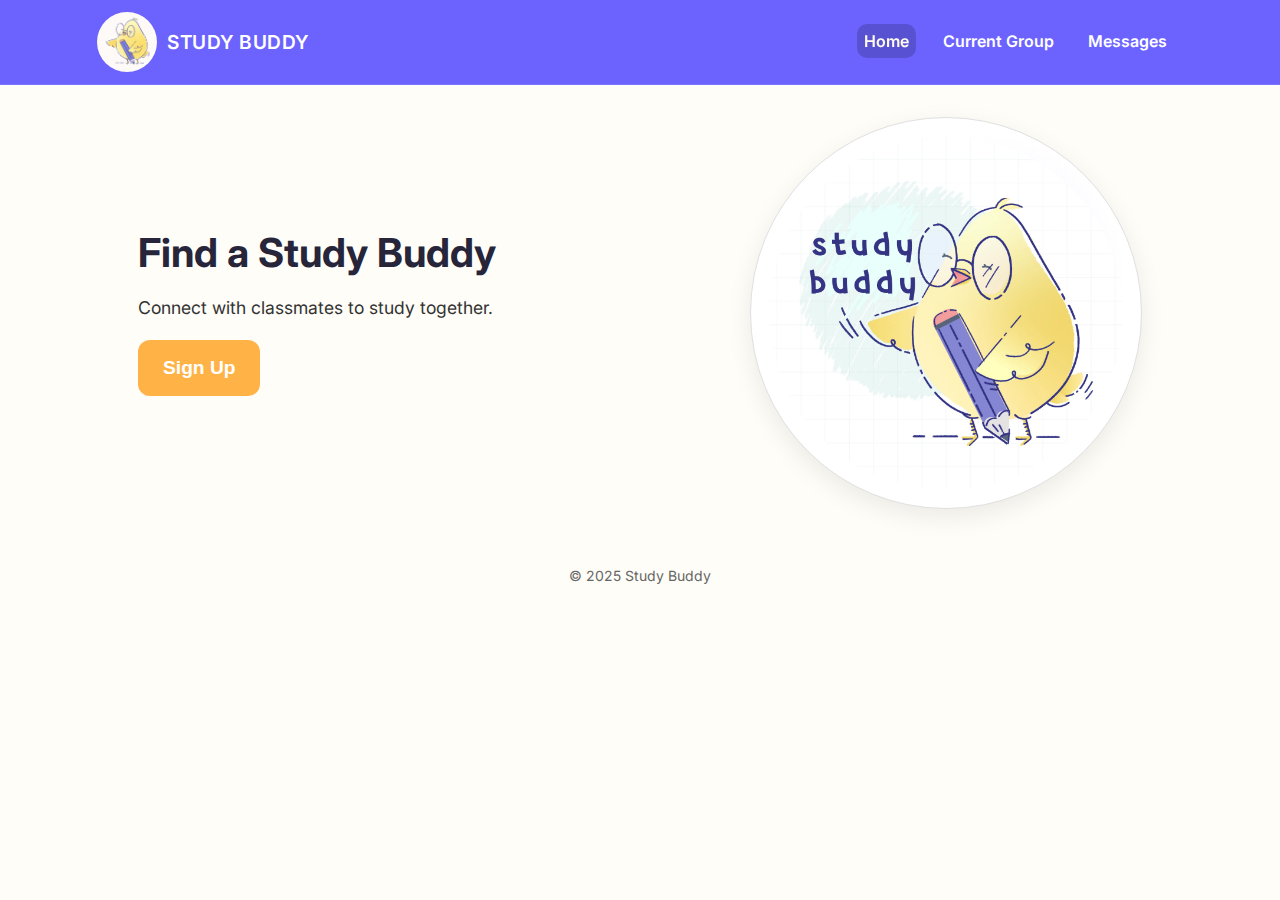
<file: index.html>
<!DOCTYPE html>
<html lang="en">
<head>
    <meta charset="UTF-8">
    <meta name="viewport" content="width=device-width, initial-scale=1" />
    <!-- favicon -->
    <link rel="icon" href="assets/favicon.ico" type="image/x-icon">
    <title>Study buddy Matching</title>
    <!-- font -->
    <link rel="preconnect" href="https://fonts.googleapis.com">
    <link rel="preconnect" href="https://fonts.gstatic.com" crossorigin>
    <link href="https://fonts.googleapis.com/css2?family=Inter:ital,opsz,wght@0,14..32,100..900;1,14..32,100..900&family=Playball&display=swap" rel="stylesheet">
    <!-- style -->
    <link rel="stylesheet" href="css/style.css">
</head>
<body>
<!-- header -->
<header class="navbar">
    <div class="container">
        <a href="./index.html" class="logo">
            <div>
                <img src="./images/logo-character.png" alt="study buddy"
                     width="100%" height="100%" style="object-fit: cover;"/>
            </div>
            STUDY BUDDY
        </a>

        <!-- menu -->
        <div class="nav-right">
            <!--  profile menu : if sign in, change display:flex -->
            <div class="profile-menu" id="profileMenu" style="display:none;">
                <div class="profile-btn" id="profileBtn">
                    <div class="profile-circle" id="profileCircle"></div>
                    <span id="profileName"></span>
                </div>

                <div class="dropdown" id="dropdownMenu">
                    <p class="dropdown-title">My Account</p>

                    <a href="./mypage.html" class="dropdown-item" style="display: flex;">
                        <img src="./images/user.gif" alt="user icon" class="icon-user">
                        <span>My Page</span>
                    </a>

                    <hr />

                    <button class="dropdown-item logout-btn" id="logoutBtn">
                        <img src="./images/logout.png" alt="logout" class="icon-logout">
                        <span>Logout</span>
                    </button>
                </div>
            </div>

            <!-- Menu Icon: 900px -->
            <input type="checkbox" id="nav-toggle" class="nav-toggle" aria-hidden="true">
            <label for="nav-toggle" class="hamburger" aria-label="Toggle navigation">
                <span></span><span></span><span></span>
            </label>

            <nav id="site-menu">
                <a href="./index.html" aria-current="page">Home</a>
                <a href="./group.html">Current Group</a>
                <a href="./message.html">Messages</a>
            </nav>
        </div>
    </div>
</header>
<!-- header -->
<main class="container">
    <!-- banner -->
    <section class="banner">
        <div>
            <h1>Find a Study Buddy</h1>
            <p>Connect with classmates to study together.</p>
            <button id="signUpBtn" class="btn btn-accent lg" aria-label="Sign up">
                Sign Up
            </button>
        </div>

        <img src="./images/logo.png" width="100%" alt="Study Buddy hero"/>
    </section>

    <!-- Dashboard (Logged-in Users Only) -->
    <section id="dashboard" class="dashboard-section" style="display:none; margin-top: 40px;">
        <div class="dashboard-header">
            <h2>Welcome back, <span id="dashboardName"></span>!</h2>
            <p id="dashboardMeta" class="dashboard-meta text-muted"></p>
        </div>

        <!-- top stats -->
        <div class="dashboard-stats">
            <div class="card dashboard-stat-card">
                <p class="dashboard-stat-label">My Study Groups</p>
                <h3 id="statGroups" class="dashboard-stat-number">0</h3>
            </div>

            <div class="card dashboard-stat-card">
                <p class="dashboard-stat-label">Potential Matches</p>
                <h3 id="statPopular" class="dashboard-stat-number">0</h3>
            </div>

            <div class="card dashboard-stat-card">
                <p class="dashboard-stat-label">Active Chats</p>
                <h3 id="statChats" class="dashboard-stat-number">0</h3>
            </div>
        </div>

        <!-- lists -->
        <div class="dashboard-main">
            <!-- My Groups -->
            <div class="card dashboard-card">
                <div class="dashboard-card-header">
                    <div>
                        <h3 class="dashboard-card-title">My Study Groups</h3>
                        <p class="dashboard-card-subtitle text-muted">
                            Groups you're participating in
                        </p>
                    </div>
                    <button id="newGroupBtn" type="button" class="btn border-mint btn-sm">
                        + New Group
                    </button>
                </div>

                <ul id="myGroupList" class="dashboard-list">
                    <li class="text-muted">You don’t have any study groups yet.</li>
                </ul>
            </div>

            <!-- Recommended -->
            <div class="card dashboard-card">
                <div class="dashboard-card-header">
                    <div>
                        <h3 class="dashboard-card-title">Recommended Matches</h3>
                        <p class="dashboard-card-subtitle text-muted">
                            Students taking the same classes
                        </p>
                    </div>
                </div>

                <ul id="recommendedList" class="dashboard-list">
                    <li class="text-muted">No matches found yet.</li>
                </ul>
            </div>
        </div>
    </section>
</main>


<!-- footer -->
<footer class="footer container">
    © 2025 Study Buddy
</footer>
<!-- footer -->



<!-- js -->
<script src="js/main.js"></script>
</body>
</html>
</file>
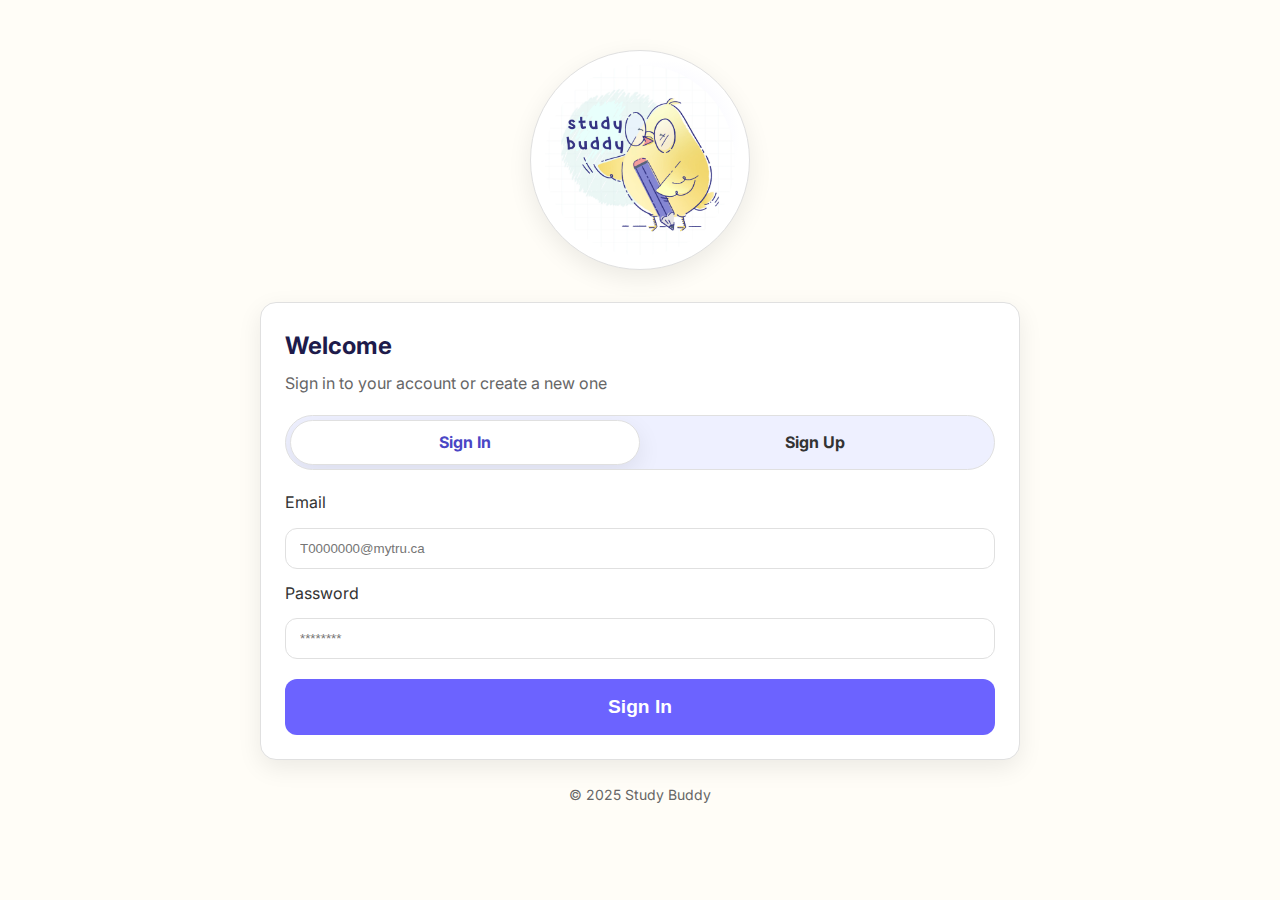
<file: group-detail.html>
<!DOCTYPE html>
<html lang="en">
<head>
  <meta charset="UTF-8">
  <meta name="viewport" content="width=device-width, initial-scale=1" />
  <link rel="icon" href="assets/favicon.ico" type="image/x-icon">
  <title>Study Buddy – Group Detail</title>

  <!-- fonts + global styles -->
  <link rel="preconnect" href="https://fonts.googleapis.com">
  <link rel="preconnect" href="https://fonts.gstatic.com" crossorigin>
  <link href="https://fonts.googleapis.com/css2?family=Inter:ital,opsz,wght@0,14..32,100..900;1,14..32,100..900&family=Playball&display=swap" rel="stylesheet">
  <link rel="stylesheet" href="css/style.css">
  <link rel="stylesheet" href="css/group.css">
</head>
<body>
<header class="navbar">
  <div class="container">
    <a href="./index.html" class="logo">
      <div>
        <img src="./images/logo-character.png" alt="study buddy"
             width="100%" height="100%" style="object-fit: cover;"/>
      </div>
      STUDY BUDDY
    </a>

    <div class="nav-right">
      <div class="profile-menu" id="profileMenu" style="display:none;">
        <div class="profile-btn" id="profileBtn">
          <div class="profile-circle" id="profileCircle"></div>
          <span id="profileName"></span>
        </div>

        <div class="dropdown" id="dropdownMenu">
          <p class="dropdown-title">My Account</p>

          <a href="./mypage.html" class="dropdown-item" style="display:flex;">
            <img src="./images/user.gif" alt="user icon" class="icon-user">
            <span>My Page</span>
          </a>

          <hr />

          <button class="dropdown-item logout-btn" id="logoutBtn">
            <img src="./images/logout.png" alt="logout" class="icon-logout">
            <span>Logout</span>
          </button>
        </div>
      </div>

      <input type="checkbox" id="nav-toggle" class="nav-toggle" aria-hidden="true">
      <label for="nav-toggle" class="hamburger" aria-label="Toggle navigation">
        <span></span><span></span><span></span>
      </label>

      <nav id="site-menu">
        <a href="./index.html">Home</a>
        <a href="./group.html" aria-current="page">Current Group</a>
        <a href="./message.html">Messages</a>
        <a href="./notice.html">Notices</a>
      </nav>
    </div>
  </div>
</header>

<main class="container group_page-detail">
  <!-- back link -->
  <button type="button" class="group_detail-back" id="groupDetailBack">
    ← Back to Groups
  </button>

  <section class="group_detail-layout">
    <!-- left column -->
    <div class="group_detail-main">
      <!-- group summary card -->
      <section class="card group_detail-card">
        <div class="group_detail-header-row">
          <div>
            <h1 class="group_detail-title" id="detailGroupName">Group Name</h1>
            <p class="group_detail-course" id="detailGroupCourse">COMP</p>
          </div>
          <span class="group_detail-members-badge" id="detailMembersBadge">
                        0 / 0 Members
                    </span>
        </div>

        <div class="group_detail-row">
          <span class="group_group-icon">📅</span>
          <span id="detailGroupTime">Time not set</span>
        </div>

        <div class="group_detail-creator-block">
          <p class="group_detail-creator-label">Group Creator</p>
          <div class="group_detail-member-card" id="detailCreatorCard">
            <!-- JS fills creator info -->
          </div>
        </div>
      </section>

      <!-- session notes card -->
      <section class="card group_session-card">
        <div class="group_session-header">
          <div>
            <h2 class="group_session-title">Session Notes</h2>
            <p class="text-muted group_session-subtitle">
              Notes from each study session
            </p>
          </div>
        </div>

        <div class="group_session-list" id="groupSessionList">
          <!-- JS renders sessions -->
        </div>
      </section>
    </div>

    <!-- right column: members summary -->
    <aside class="card group_detail-members-card">
      <h3 class="group_detail-members-title">Members</h3>
      <p class="text-muted" id="detailMembersCountText">0 of 0 members</p>

      <div class="group_detail-members-list" id="detailMembersList">
        <!-- JS renders members -->
      </div>
    </aside>
  </section>
</main>

<footer class="footer container">
  © 2025 Study Buddy
</footer>

<!-- note modal -->
<div class="group_note-backdrop" id="groupNoteBackdrop" hidden>
  <div class="group_note-modal" role="dialog" aria-modal="true" aria-labelledby="groupNoteTitle">
    <div class="group_note-header">
      <h2 id="groupNoteTitle">Add Note</h2>
      <button type="button" class="group_note-close" id="groupNoteClose" aria-label="Close">×</button>
    </div>

    <form id="groupNoteForm" class="group_note-form">
      <div class="group_field">
        <label for="groupNoteSummary" class="group_label">Summary</label>
        <textarea id="groupNoteSummary" class="textarea"
                  placeholder="Write a short summary of this session"></textarea>
      </div>

      <div class="group_field">
        <label for="groupNoteFile" class="group_label">Files (optional)</label>
        <input id="groupNoteFile" type="file" multiple class="input">
        <p class="text-muted group_note-file-help">
          In this local version we only store file names. You can replace the download button with your own image later.
        </p>
      </div>

      <div class="group_actions">
        <button type="button" class="btn group_btn-secondary" id="groupNoteCancel">Cancel</button>
        <button type="submit" class="btn btn-primary">Save Note</button>
      </div>
    </form>
  </div>
</div>

<script src="js/main.js"></script>
<script src="js/group-detail.js"></script>
</body>
</html>
</file>
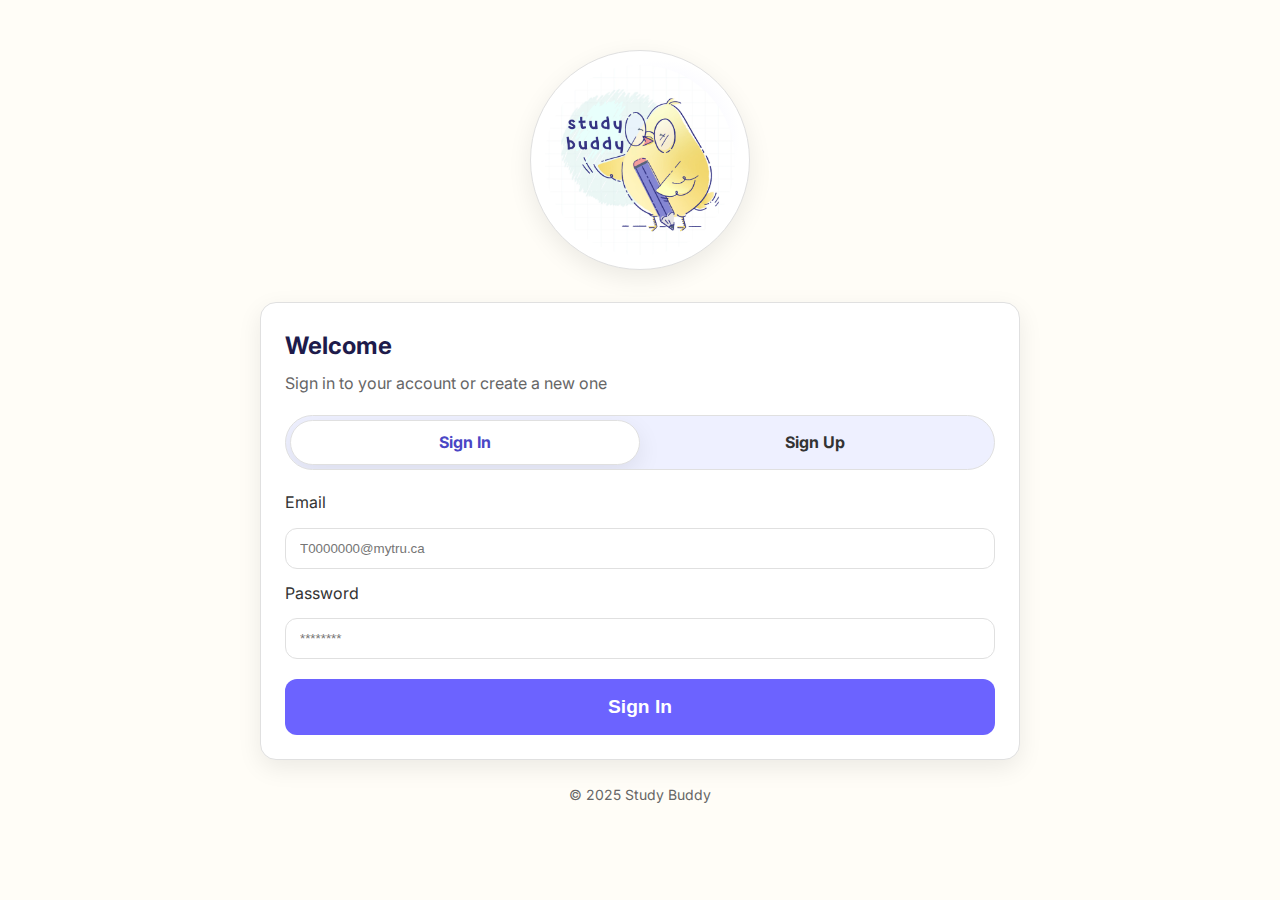
<file: group.html>
<!DOCTYPE html>
<html lang="en">
<head>
    <meta charset="UTF-8">
    <meta name="viewport" content="width=device-width, initial-scale=1" />
    <!-- favicon -->
    <link rel="icon" href="assets/favicon.ico" type="image/x-icon">
    <title>Study buddy Matching</title>
    <!-- font -->
    <link rel="preconnect" href="https://fonts.googleapis.com">
    <link rel="preconnect" href="https://fonts.gstatic.com" crossorigin>
    <link href="https://fonts.googleapis.com/css2?family=Inter:ital,opsz,wght@0,14..32,100..900;1,14..32,100..900&family=Playball&display=swap" rel="stylesheet">
    <!-- global style -->
    <link rel="stylesheet" href="css/style.css">
    <!-- group page only style -->
    <link rel="stylesheet" href="css/group.css">
</head>
<body>
<!-- header -->
<header class="navbar">
    <div class="container">
        <a href="./index.html" class="logo">
            <div>
                <img src="./images/logo-character.png" alt="study buddy"
                     width="100%" height="100%" style="object-fit: cover;"/>
            </div>
            STUDY BUDDY
        </a>

        <!-- menu -->
        <div class="nav-right">
            <!--  profile menu : if sign in, change display:flex -->
            <div class="profile-menu" id="profileMenu" style="display:none;">
                <div class="profile-btn" id="profileBtn">
                    <div class="profile-circle" id="profileCircle"></div>
                    <span id="profileName"></span>
                </div>

                <div class="dropdown" id="dropdownMenu">
                    <p class="dropdown-title">My Account</p>

                    <a href="./mypage.html" class="dropdown-item" style="display: flex;">
                        <img src="./images/user.gif" alt="user icon" class="icon-user">
                        <span>My Page</span>
                    </a>

                    <hr />

                    <button class="dropdown-item logout-btn" id="logoutBtn">
                        <img src="./images/logout.png" alt="logout" class="icon-logout">
                        <span>Logout</span>
                    </button>
                </div>
            </div>

            <!-- Menu Icon: 900px -->
            <input type="checkbox" id="nav-toggle" class="nav-toggle" aria-hidden="true">
            <label for="nav-toggle" class="hamburger" aria-label="Toggle navigation">
                <span></span><span></span><span></span>
            </label>

            <nav id="site-menu">
                <a href="./index.html">Home</a>
                <a href="./group.html" aria-current="page">Current Group</a>
                <a href="./message.html">Messages</a>
            </nav>
        </div>
    </div>
</header>
<!-- header -->

<main class="container group_page">
    <!-- header section -->
    <section class="group_header">
        <div class="group_header-left">
            <h1 class="group_title">My Study Groups</h1>
            <p class="group_subtitle text-muted">
                Manage and collaborate with your study groups
            </p>
        </div>
        <button class="btn btn-primary group_header-btn" id="groupOpenModalTop" type="button">
            <span class="group_plus">+</span>
            <span>Make a Group</span>
        </button>
    </section>

    <!-- content card -->
    <section class="card group_card">
        <!-- empty state -->
        <div class="group_empty" id="groupEmptyState">
            <div class="group_empty-icon">
                <!-- simple icon -->
                <span>👥</span>
            </div>
            <p class="group_empty-title">No study groups yet</p>
            <p class="group_empty-text text-muted">
                Create your first study group to get started
            </p>
            <button class="btn btn-primary group_empty-btn" id="groupOpenModalEmpty" type="button">
                <span class="group_plus">+</span>
                <span>Make a Group</span>
            </button>
        </div>

        <!-- list state -->
        <ul class="group_list" id="groupList" style="display:none;">
            <!-- JS will render group items here -->
        </ul>
    </section>
</main>

<!-- modal: create / manage group -->
<div class="group_modal-backdrop" id="groupModalBackdrop" hidden>
    <div class="group_modal" role="dialog" aria-modal="true" aria-labelledby="groupModalTitle">
        <div class="group_modal-header">
            <div>
                <h2 id="groupModalTitle">Create Study Group</h2>
                <p class="text-muted" id="groupModalSubtitle">
                    Start a new study group and invite your classmates
                </p>
            </div>
            <button type="button" class="group_modal-close" id="groupModalClose" aria-label="Close">
                ×
            </button>
        </div>

        <div class="group_manage-header" id="groupManageHeader">
            <span class="group_manage-icon">⚙︎</span>
            <span class="group_manage-title">Group Settings</span>
        </div>

        <form id="groupForm" class="group_form">
            <!-- Group Name -->
            <div class="group_field">
                <label for="groupName" class="group_label">
                    Group Name <span class="group_required">*</span>
                </label>
                <input id="groupName" type="text" class="input"
                       placeholder="e.g., COMP 2680 Final Review">
            </div>

            <!-- Class Name + subject search helper -->
            <div class="group_field">
                <label for="groupClassName" class="group_label">
                    Class Name <span class="group_required">*</span>
                </label>
                <input id="groupClassName"
                       type="text"
                       class="input"
                       placeholder="e.g., COMP 2680"
                       readonly>

                <p class="group_helper text-muted">
                    Not sure about the code? Search the subject list below and pick one.
                </p>

                <!-- subject search area -->
                <div class="group_subject-picker" id="groupSubjectPicker">
                    <div class="group_subject-search">
                        <input type="text" id="classSearch" class="input"
                               placeholder="Search subject (e.g., COMP, MATH, ENGL)">
                    </div>
                    <div id="classList" class="group_subject-list">
                        <!-- subject.js will render items here -->
                    </div>
                    <input type="hidden" id="selectedClasses">
                </div>
            </div>

            <!-- Time Slot -->
            <div class="group_field">
                <label for="groupTimeSlot" class="group_label">
                    Time Slot <span class="group_required">*</span>
                </label>
                <select id="groupTimeSlot" class="select">
                    <option value="">Select time slot</option>
                    <option value="Mon 9–11am">Mon 9–11am</option>
                    <option value="Tue 9–11am">Tue 9–11am</option>
                    <option value="Wed 9–11am">Wed 9–11am</option>
                    <option value="Thu 9–11am">Thu 9–11am</option>
                    <option value="Fri 9–11am">Fri 9–11am</option>
                    <option value="Evening (5–8pm)">Evening (5–8pm)</option>
                </select>
            </div>

            <!-- Max Members -->
            <div class="group_field">
                <label for="groupMaxMembers" class="group_label">Max Members</label>
                <input id="groupMaxMembers" type="number" min="2" max="20" class="input"
                       placeholder="5" value="5">
            </div>

            <!-- Current Members -->
            <section class="group_members-section" id="groupMembersSection">
                <div class="group_members-header">
                    <span class="group_group-icon">👥</span>
                    <span id="groupMembersTitle">Current Members</span>
                </div>
                <ul class="group_members-list" id="groupMembersList">
                    <!-- JS: rendering members -->
                </ul>
            </section>

            <!-- Recommended Members-->
            <section class="group_recommend-section" id="groupRecommendedSection">
                <div class="group_members-header">
                    <span class="group_group-icon">👥</span>
                    <span>Recommended Members</span>
                </div>
                <p class="group_recommend-empty">
                    No recommended members yet.
                </p>
            </section>

            <!-- actions -->
            <div class="group_actions">
                <button type="button"
                        class="btn group_btn-danger"
                        id="groupDeleteBtn">
                    Delete Group
                </button>

                <div class="group_actions-right">
                    <button type="button" class="btn group_btn-secondary" id="groupCancelBtn">
                        Cancel
                    </button>
                    <button type="submit" class="btn btn-primary" id="groupSubmitBtn">
                        Create Group
                    </button>
                </div>
            </div>
        </form>
    </div>
</div>

<!-- footer -->
<footer class="footer container">
    © 2025 Study Buddy
</footer>
<!-- footer -->

<!-- js -->
<script src="js/main.js"></script>
<script src="js/subject.js"></script>
<script src="js/group.js"></script>
</body>
</html>
</file>
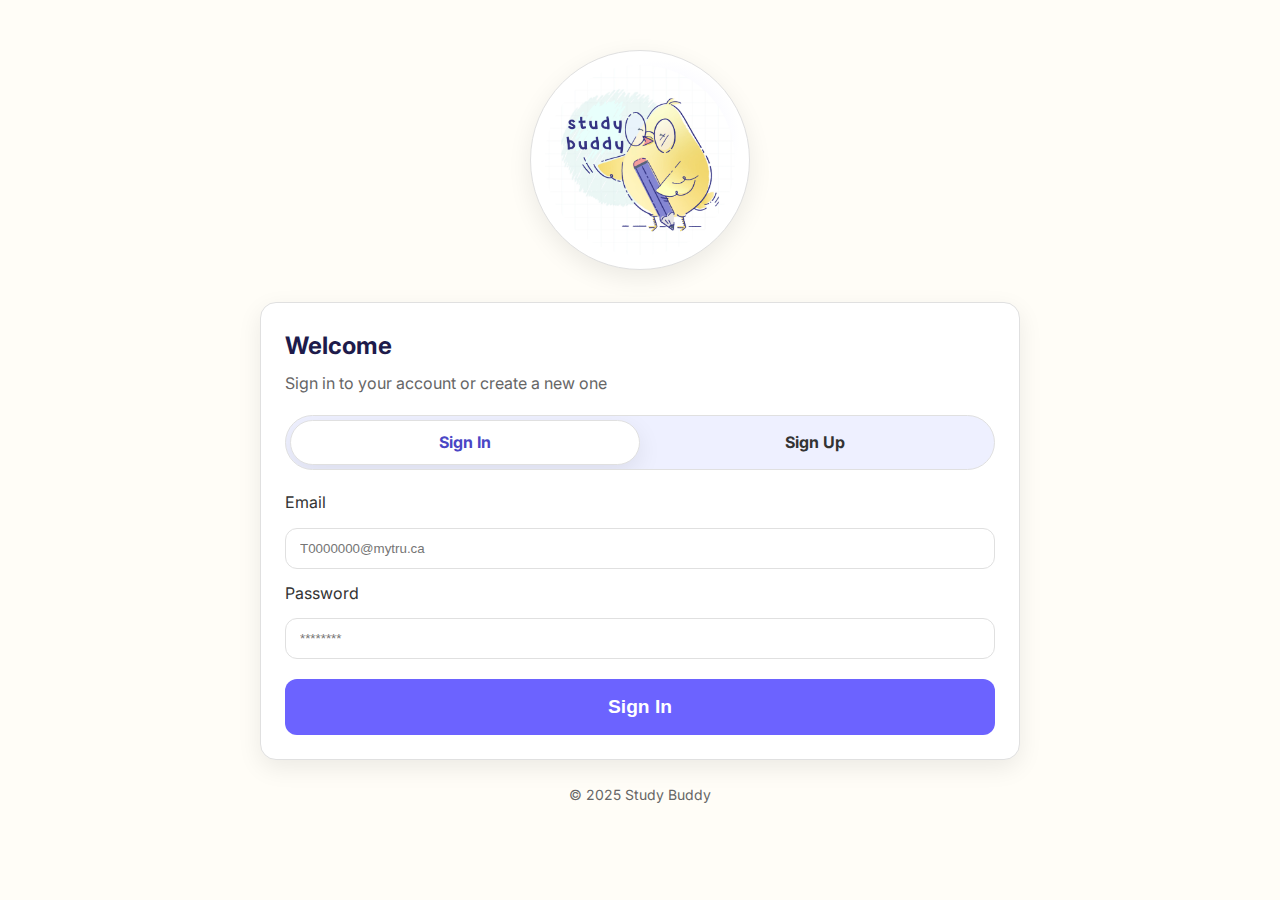
<file: message.html>
<!DOCTYPE html>
<html lang="en">
<head>
    <meta charset="UTF-8">
    <meta name="viewport" content="width=device-width, initial-scale=1" />
    <!-- favicon -->
    <link rel="icon" href="assets/favicon.ico" type="image/x-icon">
    <title>Study buddy Matching</title>
    <!-- font -->
    <link rel="preconnect" href="https://fonts.googleapis.com">
    <link rel="preconnect" href="https://fonts.gstatic.com" crossorigin>
    <link href="https://fonts.googleapis.com/css2?family=Inter:ital,opsz,wght@0,14..32,100..900;1,14..32,100..900&family=Playball&display=swap" rel="stylesheet">
    <!-- style -->
    <link rel="stylesheet" href="css/style.css">
</head>
<body>
<!-- header -->
<header class="navbar">
    <div class="container">
        <a href="./index.html" class="logo">
            <div>
                <img src="./images/logo-character.png" alt="study buddy"
                     width="100%" height="100%" style="object-fit: cover;"/>
            </div>
            STUDY BUDDY
        </a>

        <!-- menu -->
        <div class="nav-right">
            <!--  profile menu : if sign in, change display:flex -->
            <div class="profile-menu" id="profileMenu" style="display:none;">
                <div class="profile-btn" id="profileBtn">
                    <div class="profile-circle" id="profileCircle"></div>
                    <span id="profileName"></span>
                </div>

                <div class="dropdown" id="dropdownMenu">
                    <p class="dropdown-title">My Account</p>

                    <a href="./mypage.html" class="dropdown-item" style="display: flex;">
                        <img src="./images/user.gif" alt="user icon" class="icon-user">
                        <span>My Page</span>
                    </a>

                    <hr />

                    <button class="dropdown-item logout-btn" id="logoutBtn">
                        <img src="./images/logout.png" alt="logout" class="icon-logout">
                        <span>Logout</span>
                    </button>
                </div>
            </div>

            <!-- Menu Icon: 900px -->
            <input type="checkbox" id="nav-toggle" class="nav-toggle" aria-hidden="true">
            <label for="nav-toggle" class="hamburger" aria-label="Toggle navigation">
                <span></span><span></span><span></span>
            </label>

            <nav id="site-menu">
                <a href="./index.html">Home</a>
                <a href="./group.html">Current Group</a>
                <a href="./message.html" aria-current="page">Messages</a>
            </nav>
        </div>
    </div>
</header>
<!-- header -->

<main class="container messages-page">
    <!-- page title -->
    <header class="messages-header">
        <h1>Messages</h1>
        <p>Chat with your study groups</p>
    </header>

    <!-- backdrop overlay for mobile side panels -->
    <div class="msg-overlay" id="msgOverlay"></div>

    <!-- 3-column grid (desktop) / 1 column + sliding panels (mobile) -->
    <section class="messages-grid">
        <!-- LEFT: Conversations -->
        <aside class="msg-panel msg-sidebar" id="msgSidebar">
            <div class="msg-panel-header">
                <h2>Conversations</h2>
            </div>

            <div class="msg-sidebar-body">
                <div class="msg-search">
                    <input
                            class="input"
                            type="text"
                            placeholder="Search groups..."
                            id="searchGroups"
                    />
                </div>

                <ul class="msg-conversation-list" id="conversationList">
                    <!-- filled via JS based on user.groups -->
                </ul>
            </div>
        </aside>

        <!-- CENTER: Chat thread -->
        <section class="msg-panel msg-thread-panel">
            <div class="msg-thread-header">
                <div class="msg-thread-title">
                    <h2 id="threadTitle"></h2>
                    <span id="threadSubtitle"></span>
                </div>

                <!-- mobile controls: open conversations & members -->
                <div class="msg-thread-actions">
                    <button
                            class="icon-btn"
                            id="openConversations"
                            type="button"
                            aria-label="Show conversations"
                            style="display: none;"
                    >
                        <img src="./images/chat.png" alt="conversations" />
                    </button>
                    <button
                            class="icon-btn"
                            id="openMembers"
                            type="button"
                            aria-label="Show members"
                    >
                        <span class="icon-hamburger-lines">
                          <span></span><span></span><span></span>
                        </span>
                    </button>


                </div>
            </div>

            <div class="msg-thread-body" id="threadBody">
                <!-- messages rendered here via JS -->
            </div>

            <div class="msg-input-bar">
                <input
                        id="messageInput"
                        class="input"
                        type="text"
                        placeholder="Type a message..."
                />
                <button class="send-btn" id="sendBtn" aria-label="Send message">
                    <img src="./images/send.png" alt="send" />
                </button>
            </div>
        </section>

        <!-- RIGHT: Members -->
        <aside class="msg-panel msg-members-panel" id="msgMembers">
            <div class="msg-members-header">
                <h2>Members</h2>
                <span id="memberCount">0 members</span>
            </div>

            <div class="msg-members-body" id="membersBody">
                <!-- member rows rendered via JS -->
            </div>
        </aside>
    </section>
</main>

<!-- footer -->
<footer class="footer container">
    © 2025 Study Buddy
</footer>
<!-- footer -->

<!-- js -->
<script src="js/main.js"></script>
<script src="js/messages.js"></script>
</body>
</html>
</file>
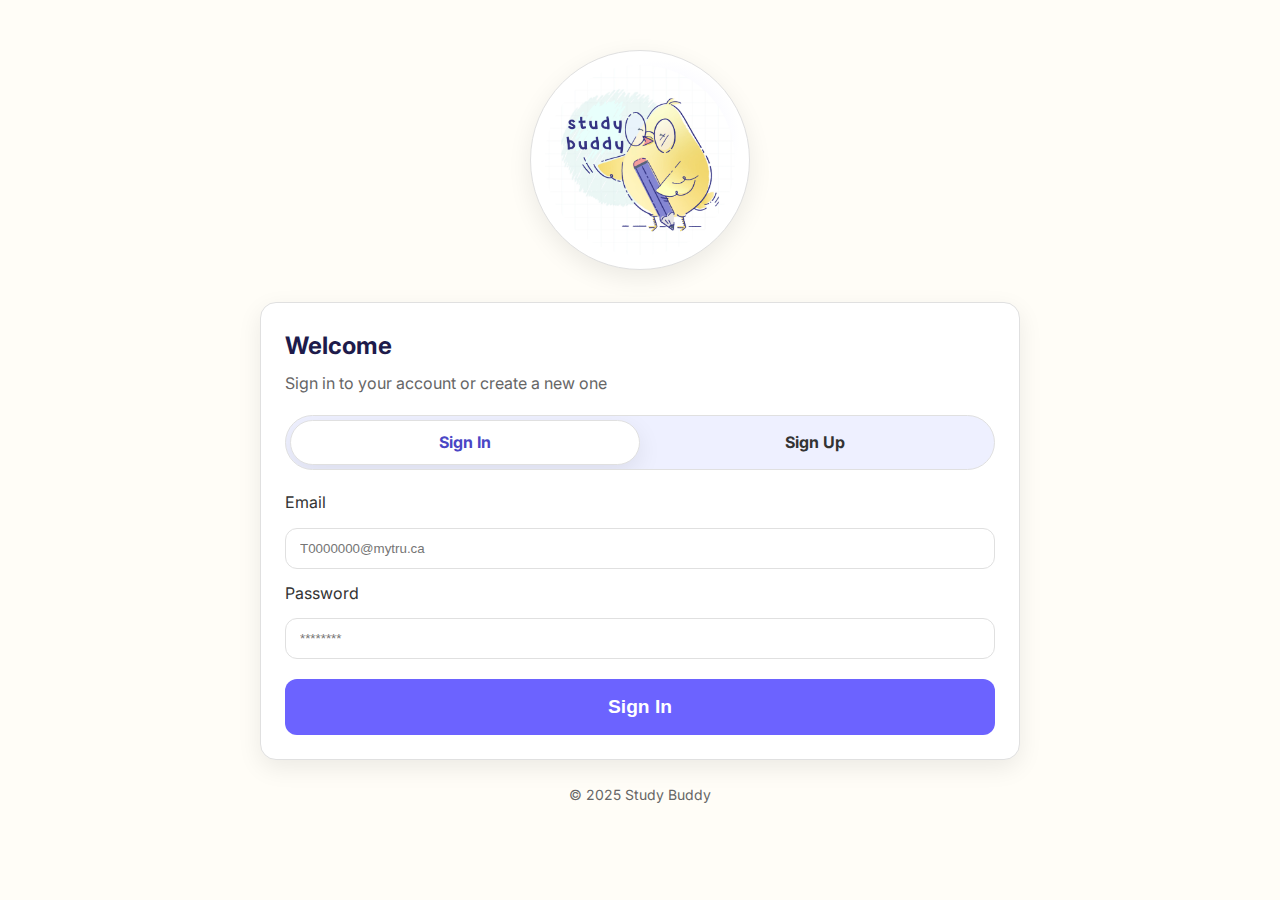
<file: mypage.html>
<!DOCTYPE html>
<html lang="en">
<head>
    <meta charset="UTF-8">
    <meta name="viewport" content="width=device-width, initial-scale=1" />
    
    <!-- favicon -->
    <link rel="icon" href="assets/favicon.ico" type="image/x-icon">
    <title>My Page</title>

    <!-- fonts -->
    <link rel="preconnect" href="https://fonts.googleapis.com">
    <link rel="preconnect" href="https://fonts.gstatic.com" crossorigin>
    <link href="https://fonts.googleapis.com/css2?family=Inter:wght@100..900&family=Playball&display=swap" rel="stylesheet">

    <!-- styles -->
    <link rel="stylesheet" href="css/style.css">
    <link rel="stylesheet" href="css/connor.css">
</head>
<body>

<!-- header -->
<header class="navbar">
    <div class="container">
        <a href="./index.html" class="logo">
            <div>
                <img src="./images/logo-character.png" alt="study buddy"
                     width="100%" height="100%" style="object-fit: cover;"/>
            </div>
            STUDY BUDDY
        </a>

        <div class="nav-right">
            <div class="profile-menu" id="profileMenu" style="display:none;">
                <div class="profile-btn" id="profileBtn">
                    <div class="profile-circle" id="profileCircle"></div>
                    <span id="profileName"></span>
                </div>

                <div class="dropdown" id="dropdownMenu">
                    <p class="dropdown-title">My Account</p>

                    <a href="./mypage.html" class="dropdown-item" style="display:flex;">
                        <img src="./images/user.gif" alt="user icon" class="icon-user">
                        <span>My Page</span>
                    </a>

                    

                    <button class="dropdown-item logout-btn" id="logoutBtn">
                        <img src="./images/logout.png" alt="logout" class="icon-logout">
                        <span>Logout</span>
                    </button>
                </div>
            </div>

            <input type="checkbox" id="nav-toggle" class="nav-toggle" aria-hidden="true">
            <label for="nav-toggle" class="hamburger" aria-label="Toggle navigation">
                <span></span><span></span><span></span>
            </label>

            <nav id="site-menu">
                <a href="./index.html">Home</a>
                <a href="./group.html">Current Group</a>
                <a href="./message.html">Messages</a>
            </nav>
        </div>
    </div>
</header>
<!-- header -->


<div class="mypage-content-container">

    <div class="my-info-panel">

        <!--profile-->
        <div class="profile">
            <div class="profile-image" id="profileCircleDisplay"></div>
            <h2 class="profile-name" id="fullNameDisplay">John Doe</h2>
            <p class="profile-email" id="emailDisplay">test@test.com</p>
        </div>

        <!--profile details-->
        <div class="profile-details">
            <div class = "classDiv">
                <h4>Classes</h4>
                <div id="chipContainer1" class="chip-container1"></div>
                <div class="class-search">
                    <input id="classSearchMP" class="input" type="text" placeholder="Search classes..." autocomplete="off">
                </div>
                <!--classes list-->
                <div class="class-list" id="classListMP" role="listbox" aria-label="Class options"></div>
            </div>
            <!--free time section-->
            <h3>Your Free Time</h3>
            <div id = "edit-time"> 
                <div class="formRow">
                    <label for="daySelectMP">Day:</label>
                    <select id="daySelectMP">
                        <option value="">Select a day</option>
                        <option value="Mon">Monday</option>
                        <option value="Tues">Tuesday</option>
                        <option value="Wed">Wednesday</option>
                        <option value="Thurs">Thursday</option>
                        <option value="Fri">Friday</option>
                        <option value="Sat">Saturday</option>
                        <option value="Sun">Sunday</option>
                    </select>
                </div>

                <div class="formRow">
                    <label for="timeSelectMP">Time:</label>
                    <select id="timeSelectMP">
                        <option value="">Select a time</option>
                        <option value="9-11">9AM - 11AM</option>
                        <option value="11-1">11AM - 1PM</option>
                        <option value="1-3">1PM - 3PM</option>
                        <option value="3-5">3PM - 5PM</option>
                        <option value="5-7">5PM - 7PM</option>
                    </select>
                </div>
            </div>
            <button id="addSlotMP" type="button">Add Free Time Slot</button>

            <!--time chip display-->
            <div id="timeChipsMP" class="chipContainer"></div>

            <h3>Your Study Purpose</h3>

            <!--study purpose display-->
            <div id="studyPurposeDisplay"></div>

            <!--study purpose dropdown selector-->
            <select id="studyPurposeMP">
                <option value="">Select your study purpose</option>
                <option value="General study">General study</option>
                <option value="Mid-term">Mid-term</option>
                <option value="Final">Final</option>
            </select>

            <button id="saveChangesBtn">Save Changes</button>
        </div>
        <button id="edit-profile-btn">Edit profile</button>
    </div>
<!--groups panel wrapper-->
    <div class="my-groups-panel">
        <h2>My Groups</h2>

        <div class="groups-list">
            <div class="group-item">
                <div class="group-main">
                    <span class="group-name">Group Name Here</span>
                    <span class="group-members">Max 5 members</span>
                </div>

                <div class="group-actions">
                    <button class="view-group-btn">View</button>
                    <button class="edit-group-btn">Edit</button>
                    <button class="invite-group-btn">Invite</button>
                </div>
            </div>
        </div>
    </div>
</div>

<!-- footer -->
<footer class="footer container">
    © 2025 Study Buddy
</footer>
<!-- footer -->

<!-- JS -->
<script src="js/main.js"></script>
<script src="js/mypage.js"></script>
<script src="js/subject.js"></script>

</body>
</html>
</file>
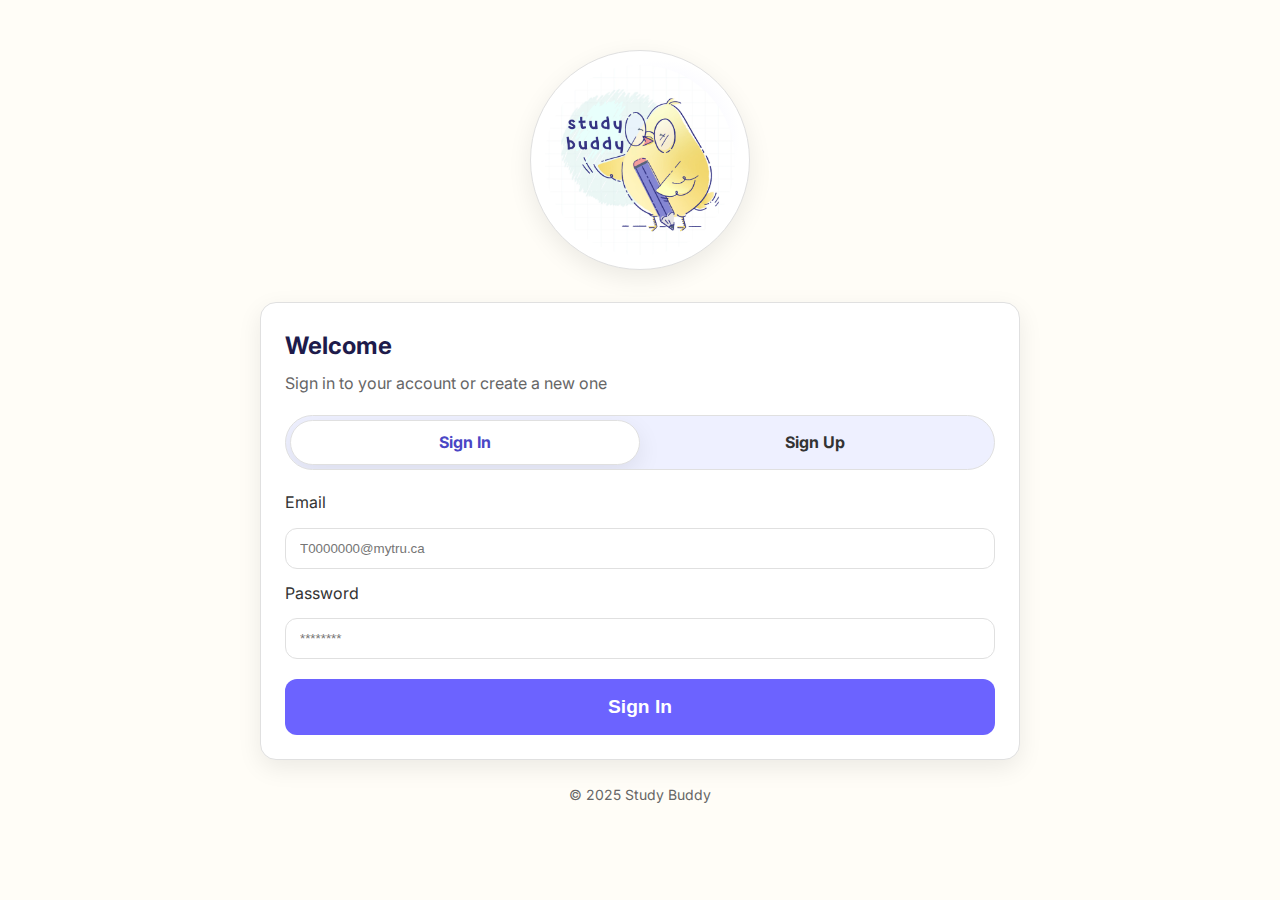
<file: signin.html>
<!DOCTYPE html>
<html lang="en">
<head>
  <meta charset="UTF-8">
  <meta name="viewport" content="width=device-width, initial-scale=1" />
  <!-- favicon -->
  <link rel="icon" href="assets/favicon.ico" type="image/x-icon">
  <title>Study buddy Matching</title>
  <!-- font -->
  <link rel="preconnect" href="https://fonts.googleapis.com">
  <link rel="preconnect" href="https://fonts.gstatic.com" crossorigin>
  <link href="https://fonts.googleapis.com/css2?family=Inter:ital,opsz,wght@0,14..32,100..900;1,14..32,100..900&family=Playball&display=swap" rel="stylesheet">
  <!-- style -->
  <link rel="stylesheet" href="css/style.css">
</head>
<body>

<main class="auth-page container">
  <!-- logo -->
  <div class="auth-logo">
    <img src="images/logo.png" alt="Study Buddy" />
  </div>

  <section class="card auth-card">
    <h2 class="text-primary">Welcome</h2>
    <p class="text-muted">Sign in to your account or create a new one</p>

    <!-- Tab -->
    <input type="radio" name="auth-tab" id="tab-in" checked hidden />
    <input type="radio" name="auth-tab" id="tab-up" hidden />

    <div class="auth-tabs" role="tablist" aria-label="Auth tabs">
      <label class="tab" for="tab-in" role="tab" aria-controls="panel-in">Sign In</label>
      <label class="tab" for="tab-up" role="tab" aria-controls="panel-up">Sign Up</label>
      <span class="tab-pill" aria-hidden="true"></span>
    </div>

    <!-- Signin Form -->
    <form id="panel-in" class="auth-form signin" aria-labelledby="tab-in">
      <label>Email</label>
      <input class="input" type="email" placeholder="T0000000@mytru.ca" required />
      <label>Password</label>
      <input class="input" type="password" placeholder="********" required />
      <button class="btn btn-primary lg" type="submit">Sign In</button>
    </form>

    <!-- Signup Form -->
    <form id="panel-up" class="auth-form signup" aria-labelledby="tab-up">
      <!-- Full name / Email / Password -->
      <label>Full Name</label>
      <input class="input" type="text" placeholder="John Doe" required />

      <label>Email</label>
      <input class="input" type="email" placeholder="T0000000@mytru.ca" required />

      <label>Password</label>
      <input class="input" type="password" placeholder="Min 8 characters" required />

      <!-- Classes -->
      <label>Classes</label>
      <div class="input-icon class-search">
        <input id="classSearch" class="input" type="text" placeholder="Search classes..." autocomplete="off">
        <img src="images/search.png" alt="search" />
      </div>
      <!-- Classes list -->
      <div class="class-list" id="classList" role="listbox" aria-label="Class options"></div>

      <!-- Free Time Slots -->
      <label>Free Time Slots</label>
      <div class="time-row">
        <div class="select-wrap">
          <select id="daySelect" class="select" aria-label="Day">
            <option hidden value="">Day</option>
            <option>Mon</option><option>Tue</option><option>Wed</option>
            <option>Thu</option><option>Fri</option><option>Sat</option><option>Sun</option>
          </select>
        </div>
        <div class="select-wrap">
          <select id="timeSelect" class="select" aria-label="Time">
            <option hidden value="">Select time</option>
            <option>9–11am</option>
            <option>11am–1pm</option>
            <option>1–3pm</option>
            <option>3–5pm</option>
            <option>5–7pm</option>
          </select>
        </div>
        <button class="btn btn-ghost add-btn" type="button" id="addSlot">Add</button>
      </div>

      <div class="chips" id="timeChips" aria-live="polite">
        <!-- Showing selected Chips -->
      </div>

      <!-- Study Purpose -->
      <label>Study Purpose</label>
      <div class="select-wrap">
        <select class="select" required>
          <option>General Study</option>
          <option>Test</option>
          <option>Final</option>
        </select>
      </div>

      <button class="btn btn-primary lg" type="submit">Create Account</button>
    </form>
  </section>
</main>

<!-- footer -->
<footer class="footer container">
  © 2025 Study Buddy
</footer>
<!-- footer -->



<!-- js -->
<script src="js/auth.js"></script>
<script src="js/date-time.js"></script>
<script src="js/subject.js"></script>
</body>
</html>
</file>
<file: css/style.css>
@import url("yeokyung.css") layer(yeokyung);
@import url("connor.css") layer(connor);
@import url("shova.css") layer(shova);
@import url("group.css");

:root{
    /* Core palette */
    --sb-bg: #FFFDF7; /* Ivory background */
    --sb-surface: #FFFFFF; /* Cards / panels */
    --sb-text: #333333; /* Primary text */
    --sb-muted: #666666; /* Secondary text */
    --sb-border: #E0E0E0; /* Hairline borders */

    --sb-primary: #6C63FF; /* Indigo (brand) */
    --sb-primary-600:#5a54e6;
    --sb-primary-700:#4a46c5;

    --sb-yellow: #FBE7A1; /* Chick yellow */
    --sb-accent: #FFB347; /* Warm orange (cta) */

    --sb-lavender: #E6E6FA; /* Soft section bg */
    --sb-blue: #B3E5FC; /* Hover / info */
    --sb-mint: #d3fff2; /* Success / positive */

    /* Elevation / radius / spacing */
    --sb-radius: 16px;
    --sb-shadow: 0 8px 24px rgba(0,0,0,0.08);
    --sb-space: 16px;
    --sb-space-lg: 24px;
}

/* Base */
* {
    box-sizing:border-box;
}
html,body {
    height:100%;
}
body {
    margin: 0;
    background: var(--sb-bg);
    color: var(--sb-text);
    font-family: "Inter", sans-serif;
    line-height: 1.6;
}

/* Components */
.navbar {
    background:var(--sb-primary);
    color:#fff;
    padding:12px var(--sb-space-lg);
    border-bottom:1px solid rgba(255,255,255,.1);
}
.navbar .container {
    display:flex;
    align-items:center;
    justify-content:space-between;
    gap: var(--sb-space);
    padding: 0;
}
.navbar a {
    color:#fff;
    text-decoration:none;
    margin-right:16px;
    font-weight:600;
    padding: 0px 7px;
}
.navbar nav a[aria-current="page"], .navbar nav a:hover {
    background: rgba(0, 0, 0, 0.18);
    color: #FFFCEF;
    backdrop-filter: blur(4px);
    padding: 7px;
    border-radius: 10px;
}
.hamburger,
.nav-toggle {
    display: none;
}

.card {
    background:var(--sb-surface);
    border:1px solid var(--sb-border);
    border-radius:var(--sb-radius);
    padding:var(--sb-space-lg);
    box-shadow:var(--sb-shadow);
}

.btn {
    display:inline-flex;
    align-items:center;
    justify-content:center;
    padding:10px 16px;
    border-radius:12px;
    border:1px solid transparent;
    font-weight:700;
    cursor:pointer;
    transition:.2s ease;
}
.btn:disabled {
    opacity:.6;
    cursor:not-allowed;
}
.btn:active {
    transform: translateY(0);
}

.btn.border-primary {
    border: 2px solid var(--sb-primary);
    background-color: white;
    color: var(--sb-primary-700);
}
.btn.border-mint {
    border: 2px solid #4ac9a5;
    background-color: white;
    color: #4ac9a5;
}
.btn.border-accent {
    border: 2px solid var(--sb-accent);
    background-color: white;
    color: var(--sb-accent);
}

.btn-primary {
    background:var(--sb-primary);
    color:#fff;
}
.btn-primary:hover {
    background:var(--sb-primary-600);
}
.btn-primary:active {
    background:var(--sb-primary-700);
}

.btn-accent {
    background:var(--sb-accent);
    color:#fff;
}
.btn-accent:hover {
    filter:brightness(1.05);
}

.btn.lg {
    padding:16px 24px;
    font-size: 1.2rem;
}

.input, .select, .textarea {
    width:100%;
    padding:12px 14px;
    background:var(--sb-surface);
    border:1px solid var(--sb-border);
    border-radius:12px;
    color:var(--sb-text);
    outline:none;
    transition:border-color .2s ease, box-shadow .2s ease;
}
.input:focus, .select:focus, .textarea:focus {
    border-color:var(--sb-primary);
    box-shadow:0 0 0 4px color-mix(in oklab, var(--sb-primary) 20%, transparent);
}

/* Utilities */
.text-muted {
    color:var(--sb-muted);
}
.text-primary {
    color:#1e1b4b; /* deep heading tone over ivory */
}
.bg-ivory {
    background:var(--sb-bg);
}
.bg-lavender {
    background:var(--sb-lavender);
}
.bg-blue {
    background:var(--sb-blue);
}
.bg-mint {
    background:var(--sb-mint);
}
.bg-yellow {
    background:var(--sb-yellow);
}
.border {
    border:1px solid var(--sb-border);
}
.round {
    border-radius:var(--sb-radius);
}
.shadow {
    box-shadow:var(--sb-shadow);
}
.p-4 {
    padding:var(--sb-space);
}
.p-6 {
    padding:var(--sb-space-lg);
}
.gap-4 {
    gap:var(--sb-space);
}

/* Example layout helpers */
.container {
    max-width:1100px;
    margin:0 auto;
    padding:0 var(--sb-space-lg);
}
.grid {
    display:grid;
    gap:var(--sb-space);
}
.grid-3 {
    grid-template-columns:repeat(3,1fr);
}

.item-row {
    padding: 10px 12px;
    border: 1px solid var(--sb-border);
    border-radius: var(--sb-radius);
    margin-bottom: 8px;
    background: #fafafa;
}


@media (max-width:900px) {
    .grid-3 {
        grid-template-columns:1fr;
    }

    /* show menu icon */
    .hamburger {
        display: flex;
        flex-direction: column;
        justify-content: center;
        gap: 5px;
        width: 40px;
        height: 40px;
        padding: 8px;
        border-radius: 10px;
        background: rgba(255, 255, 255, 0.15);
        cursor: pointer;
    }

    .hamburger span {
        display: block;
        width: 22px;
        height: 2px;
        background: #fff;
        border-radius: 2px;
        transition: transform 0.25s ease, opacity 0.25s ease;
    }

    .nav-toggle {
        display: block;
        position: absolute;
        left: -9999px; /* hide */
    }

    .nav-right {
        gap: 8px;
    }

    #profileName {
        display: none;
    }

    .profile-menu .dropdown {
        top: 50px;
        right: 0;
    }

    /* dropdown menu item */
    .navbar nav {
        position: absolute;
        right: 16px;
        top: 70px;
        background: var(--sb-primary);
        border: 1px solid rgba(255, 255, 255, 0.15);
        border-radius: 12px;
        padding: 12px;
        box-shadow: 0 6px 12px rgba(0, 0, 0, 0.1);
        display: flex;
        flex-direction: column;
        gap: 10px;
        width: min(240px, calc(100% - 32px));
        max-height: 0;
        overflow: hidden;
        opacity: 0;
        transform: translateY(-6px);
        transition: max-height 0.25s ease, opacity 0.25s ease, transform 0.25s ease;
        z-index: 10;
    }

    /* If checkbox checked, open the menu */
    .nav-toggle:checked ~ nav {
        max-height: 400px;
        opacity: 1;
        transform: translateY(0);
    }

    /* menu icon animation */
    .nav-toggle:checked + .hamburger span:nth-child(1) {
        transform: translateY(7px) rotate(45deg);
    }

    .nav-toggle:checked + .hamburger span:nth-child(2) {
        opacity: 0;
    }

    .nav-toggle:checked + .hamburger span:nth-child(3) {
        transform: translateY(-7px) rotate(-45deg);
    }

    /* hide horizontal menu */
    .navbar .container {
        position: relative;
    }

    .navbar nav a {
        margin-right: 0;
        padding: 10px;
        border-radius: 6px;
    }

    .navbar nav a:hover {
        background: rgba(255, 255, 255, 0.15);
        transform: scale(1.05);
    }
}

/* right side of navbar: nav + profile on the far right */
.nav-right {
    display: flex;
    align-items: center;
    gap: 16px;
    margin-left: auto;   /* 로고에서 밀어내기 */
}

/* nav는 왼쪽, 프로필은 오른쪽 */
.nav-right nav {
    order: 1;
}

.nav-right .profile-menu {
    order: 2;
    margin-left: 8px;
}

/* Profile area */
.profile-menu {
    position: relative;
    display: none;          /* JS에서 user 있을 때 flex로 변경 */
    align-items: center;
    cursor: pointer;
}

.profile-btn {
    display: flex;
    align-items: center;
    gap: 8px;
}

.profile-circle {
    width: 32px;
    height: 32px;
    background-color: var(--sb-yellow);
    color: var(--sb-text);
    font-weight: 700;
    border-radius: 50%;
    display: flex;
    align-items: center;
    justify-content: center;
}

#profileName {
    font-weight: 600;
}

/* dropdown */
.dropdown {
    position: absolute;
    top: 45px;
    right: 0;
    width: 190px;
    background: #fff;
    border-radius: 12px;
    box-shadow: 0 8px 24px rgba(0,0,0,0.16);
    padding: 12px;
    display: none;
    z-index: 20; /* nav 보다 위로 */
}

.dropdown-title {
    font-size: 14px;
    margin-bottom: 8px;
    color: var(--sb-text);
    font-weight: 600;
}

.dropdown-item {
    display: block;
    padding: 8px 6px;
    text-decoration: none;
    color: var(--sb-text);
    border-radius: 8px;
    font-size: 14px;
}

.dropdown-item:hover {
    background: #f3f3f3;
}

/* dropdown text color override */
.profile-menu .dropdown a,
.profile-menu .dropdown .dropdown-item {
    color: var(--sb-text) !important;
}

.icon-user {
    width: 25px;
    height: 25px;
    object-fit: contain;
    margin-right: 8px;
    opacity: 0.9;
}

/* Logout icon */
.icon-logout {
    width: 18px;
    height: 18px;
    object-fit: contain;
    margin-right: 6px;
    opacity: 0.85;
}

/* Logout layout */
.logout-btn {
    display: flex;
    align-items: center;
    gap: 8px;
    width: 100%;
    border: none;
    background: none;
    text-align: left;
    cursor: pointer;
    padding: 10px 6px;
    color: #333;
    font-size: 14px;
}

.logout-btn:hover {
    background: #f3f3f3;
}

/* footer */
.footer {
    padding: var(--sb-space-lg);
    color: var(--sb-muted);
    font-size: 14px;
    text-align: center;
}

/* --- simple dashboard layout --- */
.dashboard-header h2 {
    margin: 0 0 4px;
}
.dashboard-header p {
    margin: 0 0 20px;
    font-size: 0.95rem;
}

.dashboard-stats {
    display: grid;
    grid-template-columns: repeat(3, minmax(0, 1fr));
    gap: var(--sb-space);
    margin-bottom: 24px;
}

.dashboard-main {
    display: grid;
    grid-template-columns: 1fr 1fr;
    gap: var(--sb-space);
}

.dashboard-list {
    list-style: none;
    padding: 0;
    margin: 0;
}

/* 리스트 아이템 모양만 살짝 */
.item-row {
    padding: 10px 12px;
    border: 1px solid var(--sb-border);
    border-radius: var(--sb-radius);
    margin-bottom: 8px;
    background: #fafafa;
    font-size: 0.9rem;
}

/* 모바일에서 한 줄씩 */
@media (max-width: 900px) {
    .dashboard-stats {
        grid-template-columns: 1fr;
    }
    .dashboard-main {
        grid-template-columns: 1fr;
    }

    .dashboard-header h2 {
        font-size: 1.2rem;
    }

    .dashboard-meta {
        display: block;
        margin-top: 4px;
    }
}

/* home dashboard layout */
.dashboard-section {
    margin-bottom: 40px;
}

.dashboard-header h2 {
    margin: 0 0 6px;
    font-size: 1.4rem;
}

.dashboard-meta {
    margin: 0;
    font-size: 0.9rem;
    padding: 6px 10px;
    border-radius: 999px;
    background: #eef2ff; /* light indigo background */
    display: inline-block;
}

/* top stat cards */
.dashboard-stat-card {
    display: flex;
    flex-direction: column;
    justify-content: center;
    gap: 4px;
}

.dashboard-stat-label {
    margin: 0;
    font-size: 0.9rem;
    color: var(--sb-muted);
}

.dashboard-stat-number {
    margin: 0;
    font-size: 1.4rem;
}

/* bottom cards */
.dashboard-card {
    display: flex;
    flex-direction: column;
    gap: 10px;
}

.dashboard-card-header {
    display: flex;
    justify-content: space-between;
    align-items: center;
    gap: 12px;
    margin-bottom: 8px;
}

.dashboard-card-title {
    margin: 0;
    font-size: 1rem;
}

.dashboard-card-subtitle {
    margin: 2px 0 0;
    font-size: 0.85rem;
}

/* small button size for header actions */
.btn.btn-sm {
    padding: 6px 10px;
    font-size: 0.8rem;
}

/* my group list items already use .item-row, so just tighten spacing */
.dashboard-list {
    margin: 0;
    padding: 0;
    list-style: none;
    display: flex;
    flex-direction: column;
    gap: 6px;
}
</file>
<file: css/group.css>
/* main layout */
.group_page {
    padding: 32px 0 56px;
}

/* header area */
.group_header {
    display: flex;
    align-items: flex-end;
    justify-content: space-between;
    gap: 16px;
    margin-bottom: 24px;
}

.group_header-left {
    display: flex;
    flex-direction: column;
    gap: 4px;
}

.group_title {
    margin: 0;
    font-size: 1.8rem;
    font-weight: 700;
    color: #1e1b4b;
}

.group_subtitle {
    margin: 0;
    font-size: 0.95rem;
}

/* "Make a Group" button at top */
.group_header-btn {
    gap: 6px;
    font-size: 0.95rem;
}

.group_plus {
    font-size: 1.1rem;
    line-height: 1;
}

/* card wrapper */
.group_card {
    padding: 36px 24px;
    min-height: 280px;
}

/* empty state */
.group_empty {
    display: flex;
    flex-direction: column;
    align-items: center;
    text-align: center;
    gap: 12px;
    padding: 40px 16px;
}

.group_empty-icon {
    width: 72px;
    height: 72px;
    border-radius: 50%;
    background: #f3f4f6;
    display: flex;
    align-items: center;
    justify-content: center;
    font-size: 32px;
    margin-bottom: 4px;
}

.group_empty-title {
    margin: 0;
    font-weight: 600;
}

.group_empty-text {
    margin: 0 0 8px;
    font-size: 0.95rem;
}

.group_empty-btn {
    margin-top: 8px;
    gap: 6px;
}

/* list state */
.group_list {
    list-style: none;
    margin: 0;
    padding: 0;
    display: flex;
    flex-direction: column;
    gap: 12px;
}

/* single group row */
.group_item {
    display: flex;
    align-items: center;
    justify-content: space-between;
    gap: 16px;
    padding: 14px 16px;
    border-radius: var(--sb-radius);
    border: 1px solid var(--sb-border);
    background: #fafafa;
}

.group_item-main h3 {
    margin: 0 0 4px;
    font-size: 1rem;
    font-weight: 600;
}

.group_item-meta {
    margin: 0;
    font-size: 0.9rem;
    color: var(--sb-muted);
}

.group_item-side {
    display: flex;
    flex-direction: column;
    align-items: flex-end;
    gap: 6px;
    font-size: 0.85rem;
}

.group_item-count {
    color: var(--sb-muted);
}

/* secondary button style inside modal/footer */
.group_btn-secondary {
    background: #f3f4f6;
    border: 1px solid var(--sb-border);
    color: var(--sb-text);
}

/* modal backdrop */
.group_modal-backdrop {
    position: fixed;
    inset: 0;
    background: rgba(15, 23, 42, 0.45);
    display: flex;
    align-items: center;
    justify-content: center;
    z-index: 40;
}

/* modal card */
.group_modal {
    width: 100%;
    max-width: 560px;
    background: var(--sb-surface);
    border-radius: 20px;
    box-shadow: var(--sb-shadow);
    padding: 24px 24px 20px;
}

/* modal header */
.group_modal-header {
    display: flex;
    justify-content: space-between;
    align-items: flex-start;
    gap: 12px;
    margin-bottom: 18px;
}

.group_modal-header h2 {
    margin: 0 0 4px;
    font-size: 1.4rem;
    font-weight: 700;
}

.group_modal-close {
    border: none;
    background: transparent;
    font-size: 1.3rem;
    line-height: 1;
    cursor: pointer;
    padding: 4px 6px;
    border-radius: 999px;
}

.group_modal-close:hover {
    background: #f3f3f3;
}

/* form fields */
.group_form {
    display: flex;
    flex-direction: column;
    gap: 14px;
}

.group_field {
    display: flex;
    flex-direction: column;
    gap: 6px;
}

.group_label {
    font-size: 0.9rem;
    font-weight: 600;
}

.group_required {
    color: #e11d48;
    margin-left: 2px;
}

.group_helper {
    margin: 2px 0 6px;
    font-size: 0.8rem;
}

/* subject picker area */
.group_subject-picker {
    border: 1px solid var(--sb-border);
    border-radius: 14px;
    padding: 10px;
    background: #fbfbfb;
    display: flex;
    flex-direction: column;
    gap: 8px;
    max-height: 260px;
}

.group_subject-search .input {
    font-size: 0.85rem;
    padding-block: 8px;
}

.group_subject-list {
    flex: 1;
    overflow-y: auto;
    border-radius: 10px;
    border: 1px solid var(--sb-border);
    background: #fff;
    padding: 6px 8px;
    font-size: 0.85rem;
}
.group_subject-list .class-item {
    display: flex;
    align-items: center;
    gap: 8px;
    padding: 6px 8px;
    border-radius: 8px;
    cursor: pointer;
}

.group_subject-list input[type="checkbox"] {
    display: none;
}

.group_subject-selected {
    background: #eef2ff;
    border: 1px solid var(--sb-primary);
}



/* use the class name from subject.js */
.group_subject-list .class-item {
    display: flex;
    align-items: center;
    gap: 8px;
    padding: 6px 4px;
    border-radius: 8px;
    cursor: pointer;
}

.group_subject-list .class-item:hover {
    background: #f5f5ff;
}

.group_subject-list input[type="checkbox"] {
    width: 16px;
    height: 16px;
}

/* loading text from subject.js */
.group_subject-list .list-loading {
    margin: 4px 0;
    font-size: 0.85rem;
    color: var(--sb-muted);
}

/* actions row */
.group_actions {
    display: flex;
    justify-content: flex-end;
    gap: 10px;
    margin-top: 6px;
}
.group_modal-backdrop[hidden] {
    display: none !important;
}

/* group list card */
.group_group-card {
    padding: 20px 24px;
    border-radius: 18px;
    border: 1px solid var(--sb-border);
    background: #f9fafb;
    display: flex;
    flex-direction: column;
    gap: 16px;
}

/* header */
.group_group-header {
    display: flex;
    justify-content: space-between;
    align-items: flex-start;
    gap: 12px;
}

.group_group-title-row {
    display: flex;
    align-items: center;
    gap: 6px;
}

.group_group-name {
    margin: 0;
    font-size: 1.1rem;
    font-weight: 600;
}

.group_group-star {
    color: #fbbf24;
    font-size: 1rem;
}

.group_group-course {
    margin: 4px 0 0;
    font-size: 0.95rem;
    color: var(--sb-muted);
}

.group_group-settings-btn {
    border: none;
    background: transparent;
    cursor: pointer;
    font-size: 1.1rem;
    padding: 4px;
    border-radius: 999px;
}

.group_group-settings-btn:hover {
    background: #e5e7eb;
}

/* body rows */
.group_group-body {
    display: flex;
    flex-direction: column;
    gap: 12px;
    margin-top: 4px;
}

.group_group-row {
    display: flex;
    align-items: flex-start;
    gap: 8px;
    font-size: 0.95rem;
}

.group_group-icon {
    font-size: 1.1rem;
    margin-top: 1px;
}

/* members section */
.group_group-members-row {
    flex-direction: column;
    gap: 8px;
}

.group_group-members-header {
    display: flex;
    align-items: center;
    gap: 8px;
    font-weight: 600;
}

.group_group-members-list {
    display: flex;
    flex-direction: column;
    gap: 8px;
    margin-left: 24px;
}

.group_group-member-chip {
    display: flex;
    align-items: center;
    gap: 8px;
}

.group_group-member-avatar {
    width: 28px;
    height: 28px;
    border-radius: 999px;
    background: #2563eb;
    color: #fff;
    font-size: 0.9rem;
    font-weight: 600;
    display: flex;
    align-items: center;
    justify-content: center;
}

.group_group-member-name {
    font-size: 0.95rem;
}

/* bottom button */
.group_group-details-btn {
    margin-top: 8px;
    width: 100%;
    justify-content: center;
    background: #333;
    color: #fff;
    border-radius: 10px;
}

.group_group-details-btn:hover {
    filter: brightness(1.05);
}

/* manage header line */
.group_manage-header {
    display: flex;
    align-items: center;
    gap: 8px;
    font-size: 0.9rem;
    font-weight: 600;
    margin-bottom: 8px;
    color: var(--sb-muted);
}

.group_manage-icon {
    font-size: 1rem;
}

.group_manage-title {
    letter-spacing: 0.02em;
}

/* members section in manage modal */
.group_members-section,
.group_recommend-section {
    margin-top: 10px;
    padding-top: 10px;
    border-top: 1px solid var(--sb-border);
}

.group_members-header {
    display: flex;
    align-items: center;
    gap: 8px;
    font-size: 0.9rem;
    font-weight: 600;
    margin-bottom: 8px;
}

.group_members-list {
    list-style: none;
    margin: 0;
    padding: 0;
    display: flex;
    flex-direction: column;
    gap: 6px;
}

.group_member-item {
    display: flex;
    align-items: center;
    justify-content: space-between;
    gap: 8px;
    padding: 8px 10px;
    border-radius: 10px;
    background: #f3f4f6;
}

.group_member-left {
    display: flex;
    align-items: center;
    gap: 8px;
}

.group_member-avatar {
    width: 28px;
    height: 28px;
    border-radius: 999px;
    background: #2563eb;
    color: #fff;
    display: flex;
    align-items: center;
    justify-content: center;
    font-size: 0.9rem;
    font-weight: 600;
}

.group_member-name {
    font-size: 0.9rem;
    font-weight: 500;
}

.group_member-email {
    font-size: 0.8rem;
    color: var(--sb-muted);
}

.group_member-remove {
    border: none;
    background: transparent;
    cursor: pointer;
    font-size: 1rem;
    padding: 2px 6px;
    border-radius: 999px;
}

.group_member-remove:hover {
    background: #e5e7eb;
}

.group_recommend-empty {
    margin: 0;
    font-size: 0.85rem;
    color: var(--sb-muted);
}

/* actions: delete on left, others on right */
.group_actions {
    display: flex;
    justify-content: space-between;
    align-items: center;
    gap: 10px;
    margin-top: 14px;
}

.group_actions-right {
    display: flex;
    align-items: center;
    gap: 8px;
}

.group_btn-danger {
    background: #fee2e2;
    border: 1px solid #fecaca;
    color: #b91c1c;
}

.group_btn-danger:hover {
    background: #fecaca;
}

/* back-drop hidden */
.group_modal-backdrop[hidden] {
    display: none !important;
}


/* responsive */
@media (max-width: 900px) {
    .group_page {
        padding: 10px 16px;
    }

    .group_list {
        padding: 0 4px;
    }

    .group_group-card {
        padding: 16px;
        border-radius: 14px;
    }

    .group_header {
        flex-direction: column;
        align-items: flex-start;
    }

    .group_header-btn {
        align-self: stretch;
        justify-content: center;
    }

    .group_card {
        padding-inline: 16px;
    }

    .group_item {
        flex-direction: column;
        align-items: flex-start;
    }

    .group_item-side {
        align-items: flex-start;
    }

    .group_modal {
        margin: 0 16px;
        padding-inline: 18px;
    }

    .group_group-card {
        padding-inline: 16px;
    }
}



/* GROUP DETAIL */
/* detail layout */
.group_page-detail {
    margin-top: 20px;
}

.group_detail-back {
    margin: 12px 0 16px;
    border: none;
    background: transparent;
    padding: 0;
    font-size: 0.9rem;
    cursor: pointer;
    color: var(--sb-muted);
}

.group_detail-layout {
    display: grid;
    grid-template-columns: minmax(0, 2fr) minmax(0, 1fr);
    gap: 20px;
    align-items: flex-start;
}

.group_detail-card {
    margin-bottom: 20px;
}

.group_detail-header-row {
    display: flex;
    justify-content: space-between;
    align-items: flex-start;
    gap: 12px;
}

.group_detail-title {
    margin: 0 0 4px;
    font-size: 1.2rem;
}

.group_detail-course {
    margin: 0;
    color: var(--sb-muted);
    font-size: 0.95rem;
}

.group_detail-members-badge {
    padding: 4px 10px;
    border-radius: 999px;
    background: #111827;
    color: #fff;
    font-size: 0.8rem;
}

.group_detail-row {
    display: flex;
    align-items: center;
    gap: 8px;
    margin-top: 12px;
    font-size: 0.95rem;
}

.group_detail-creator-block {
    margin-top: 16px;
}

.group_detail-creator-label {
    margin: 0 0 8px;
    font-size: 0.9rem;
    font-weight: 600;
}

.group_detail-member-card {
    padding: 10px 12px;
    border-radius: 10px;
    background: #eff6ff;
}

/* right members card */
.group_detail-members-card {
    padding: 18px 18px;
}

.group_detail-members-title {
    margin: 0 0 4px;
    font-size: 1rem;
}

.group_detail-members-list {
    margin-top: 12px;
    display: flex;
    flex-direction: column;
    gap: 8px;
}

.group_detail-member-row {
    padding: 8px 10px;
    border-radius: 10px;
    background: #f3f4f6;
}

.group_detail-badge {
    display: inline-block;
    margin-left: 6px;
    padding: 2px 6px;
    font-size: 0.7rem;
    border-radius: 999px;
    background: #111827;
    color: #fff;
}

/* session notes */
.group_session-card {
    margin-top: 16px;
}

.group_session-header {
    display: flex;
    justify-content: space-between;
    align-items: center;
    margin-bottom: 10px;
}

.group_session-title {
    margin: 0;
    font-size: 1.05rem;
}

.group_session-subtitle {
    margin: 2px 0 0;
    font-size: 0.9rem;
}

.group_session-list {
    display: flex;
    flex-direction: column;
    gap: 10px;
}

.group_session-item {
    border-radius: 14px;
    border: 1px solid var(--sb-border);
    padding: 12px 14px;
    background: #fafafa;
}

.group_session-item-header {
    display: flex;
    justify-content: space-between;
    align-items: center;
    gap: 10px;
}

.group_session-item-title {
    margin: 0;
    font-size: 0.98rem;
    font-weight: 600;
}

.group_session-item-status {
    margin: 2px 0 0;
    font-size: 0.8rem;
}

.group_session-item-buttons {
    display: flex;
    align-items: center;
    gap: 6px;
}

.group_session-add-btn {
    padding: 6px 10px;
    font-size: 0.8rem;
}

.group_session-delete-btn {
    padding: 6px 10px;
    font-size: 0.8rem;
    background: #fee2e2;
    border: 1px solid #fecaca;
    color: #b91c1c;
}

.group_session-delete-btn:hover {
    background: #fecaca;
}

.group_session-item-body {
    margin-top: 8px;
    font-size: 0.9rem;
}

.group_session-summary {
    margin: 0 0 6px;
}

.group_session-empty {
    margin: 0;
}

.group_session-files {
    list-style: none;
    padding: 0;
    margin: 4px 0 0;
    display: flex;
    flex-direction: column;
    gap: 4px;
}

.group_session-file-row {
    display: flex;
    justify-content: space-between;
    align-items: center;
    gap: 8px;
    font-size: 0.85rem;
}

.group_session-download-btn {
    padding: 4px 8px;
    font-size: 0.8rem;
    border-radius: 999px;
    border: 1px solid var(--sb-border);
    background: #fff;
    cursor: pointer;
}

/* note modal */
.group_note-backdrop[hidden] {
    display: none !important;
}

.group_note-backdrop {
    position: fixed;
    inset: 0;
    background: rgba(15, 23, 42, 0.45);
    display: flex;
    align-items: center;
    justify-content: center;
    z-index: 50;
}

.group_note-modal {
    width: min(480px, 100% - 32px);
    background: #fff;
    border-radius: 16px;
    box-shadow: var(--sb-shadow);
    padding: 18px 20px;
}

.group_note-header {
    display: flex;
    align-items: center;
    justify-content: space-between;
    margin-bottom: 10px;
}

.group_note-close {
    border: none;
    background: transparent;
    font-size: 1.2rem;
    cursor: pointer;
}

.group_note-file-help {
    margin-top: 4px;
    font-size: 0.8rem;
}

/* responsive */
@media (max-width: 900px) {
    .group_detail-layout {
        grid-template-columns: 1fr;
    }
}
</file>
<file: css/connor.css>
@layer connor 
{
/*page wrapper*/
    .mypage-content-container
{
    display: flex;
    margin-top: 15px;
}
/*profile info panel box*/
.my-info-panel
{
    display: flex;
    flex-direction: column;
    background-color: lightgray;
    width: 50%;
    margin-left: 20px;
    padding: 20px;
    border-radius: 10px;
    max-height: 85vh;
    overflow-y: auto;
}

.profile-image
{
    text-align: center;
    display: flex;
    flex-direction: column;
    margin-bottom: 10px;
}

.profile-name
{
    text-align: center;
    font-size: 1.5rem;
    font-weight: bold;
    margin-top: 8px;
    margin-bottom: 8px;
    border-top: 1px solid black;
    border-bottom: 1px solid black;
    padding-top: 8px;
    padding-bottom: 8px;
}

.profile-email
{
    text-align: center;
    font-size: 0.9rem;
    color: darkgray;
    margin-top: 4px;
    margin-bottom: 12px;
    border-bottom: 2px solid black;
    padding-bottom: 6px;
}

.chip1.selected 
{
    background: #007bff;
    color: white;
}

/*groups panel box*/
.my-groups-panel 
{
    background-color: lightgray;
    padding: 20px;
    border-radius: 10px;
    width: 50%;
    margin-left: 20px;
    margin-right: 20px;
    max-height: 85vh;
    overflow-y: auto;
}

.my-groups-panel h2 
{
    margin-right: 15px;
    font-size: 1.4rem;
    padding-bottom: 8px;
}

/*groups wrapper*/
.groups-list 
{
    display: flex;
    flex-direction: column;
}

.group-item 
{
    display: flex;
    align-items: center;
    padding: 12px;
    background-color: #f7f7f7;
    border: 1px solid #ddd;
    border-radius: 8px;
    margin-bottom: 12px;
}

.group-main 
{
    display: flex;
    flex-direction: column;
    margin-right: auto;
}

.group-name 
{
    font-weight: bold;
    font-size: 1rem;
}

.group-members 
{
    font-size: 0.85rem;
    color: #666;
}

.group-actions 
{
    display: flex;
    margin-left: 10px;
}

.group-actions button 
{
    padding: 6px 12px;
    border-radius: 5px;
    border: none;
    background: #0073e6;
    color: white;
    font-size: 0.8rem;
    margin-left: 8px;
}

.chip-container1 
{
    display: flex;
    flex-wrap: wrap;
    gap: 8px;
    margin-bottom: 10px;
    margin-top: 6px;
}

#studyPurposeDisplay 
{
    display: inline-block;
    padding: 6px 10px;
    border-radius: 16px;
    background-color: lightgray;
    margin-top: 6px;
    font-size: 1rem;
    font-weight: bold;
}

.chip,
.chip1
{
    display: inline-flex;
    align-items: center;
    gap: 6px;
    padding: 6px 10px;
    border-radius: 16px;
    background-color: #eee;
    margin: 4px 4px 4px 0;
}

.classDiv
{
    position: relative;
    width: 100%;
    max-width: 320px;
}

.class-search
{
    width: 100%;
}

#classSearchMP
{
    width: 100%;
    box-sizing: border-box;
}

.class-list 
{
    display: none;
    position: absolute;
    left: 0;
    top: 100%;
    background: #fff;
    border: 1px solid #ccc;
    border-radius: 8px;
    width: 100%;
    max-width: 320px;      
    max-height: 200px;  
    overflow-y: auto;   
    z-index: 1000;
    box-shadow: 0 6px 18px rgba(0,0,0,0.08);
    padding: 6px 0;
    margin-top: 6px;
}

/* items */
.class-list .dropdown-item 
{
    padding: 8px 12px;
    cursor: pointer;
    white-space: nowrap;
    overflow: hidden;
    text-overflow: ellipsis;
}

.class-list .dropdown-item:hover,
.class-list .dropdown-item:focus 
{
    background-color: #0073e6;
    color: #fff;
}

.editing .class-search
{
    display: block;
}

.editing .class-list
{
    display: block;
}

#edit-profile-btn
{
    padding: 6px 12px;
    border-radius: 5px;
    border: none;
    background: #0073e6;
    color: white;
    font-size: 0.8rem;
}

#saveChangesBtn
{
    display: none;
    padding: 6px 12px;
    border-radius: 5px;
    border: none;
    background: #28a745;
    color: white;
    font-size: 0.8rem;
    margin-top: 8px;
}

.editing .chip1 
{
    display: inline-flex;
    align-items: center;
    gap: 6px;
    padding: 6px 10px;
    border-radius: 16px;
    background-color: #eee;
    margin: 4px 4px 4px 0;
}

.editing .chip1 button 
{
    border: none;
    background: transparent;
    cursor: pointer;
    font-weight: bold;
}

.editing .chip1.selected 
{
    background: #0073e6;
    color: white;
}
}
</file>
